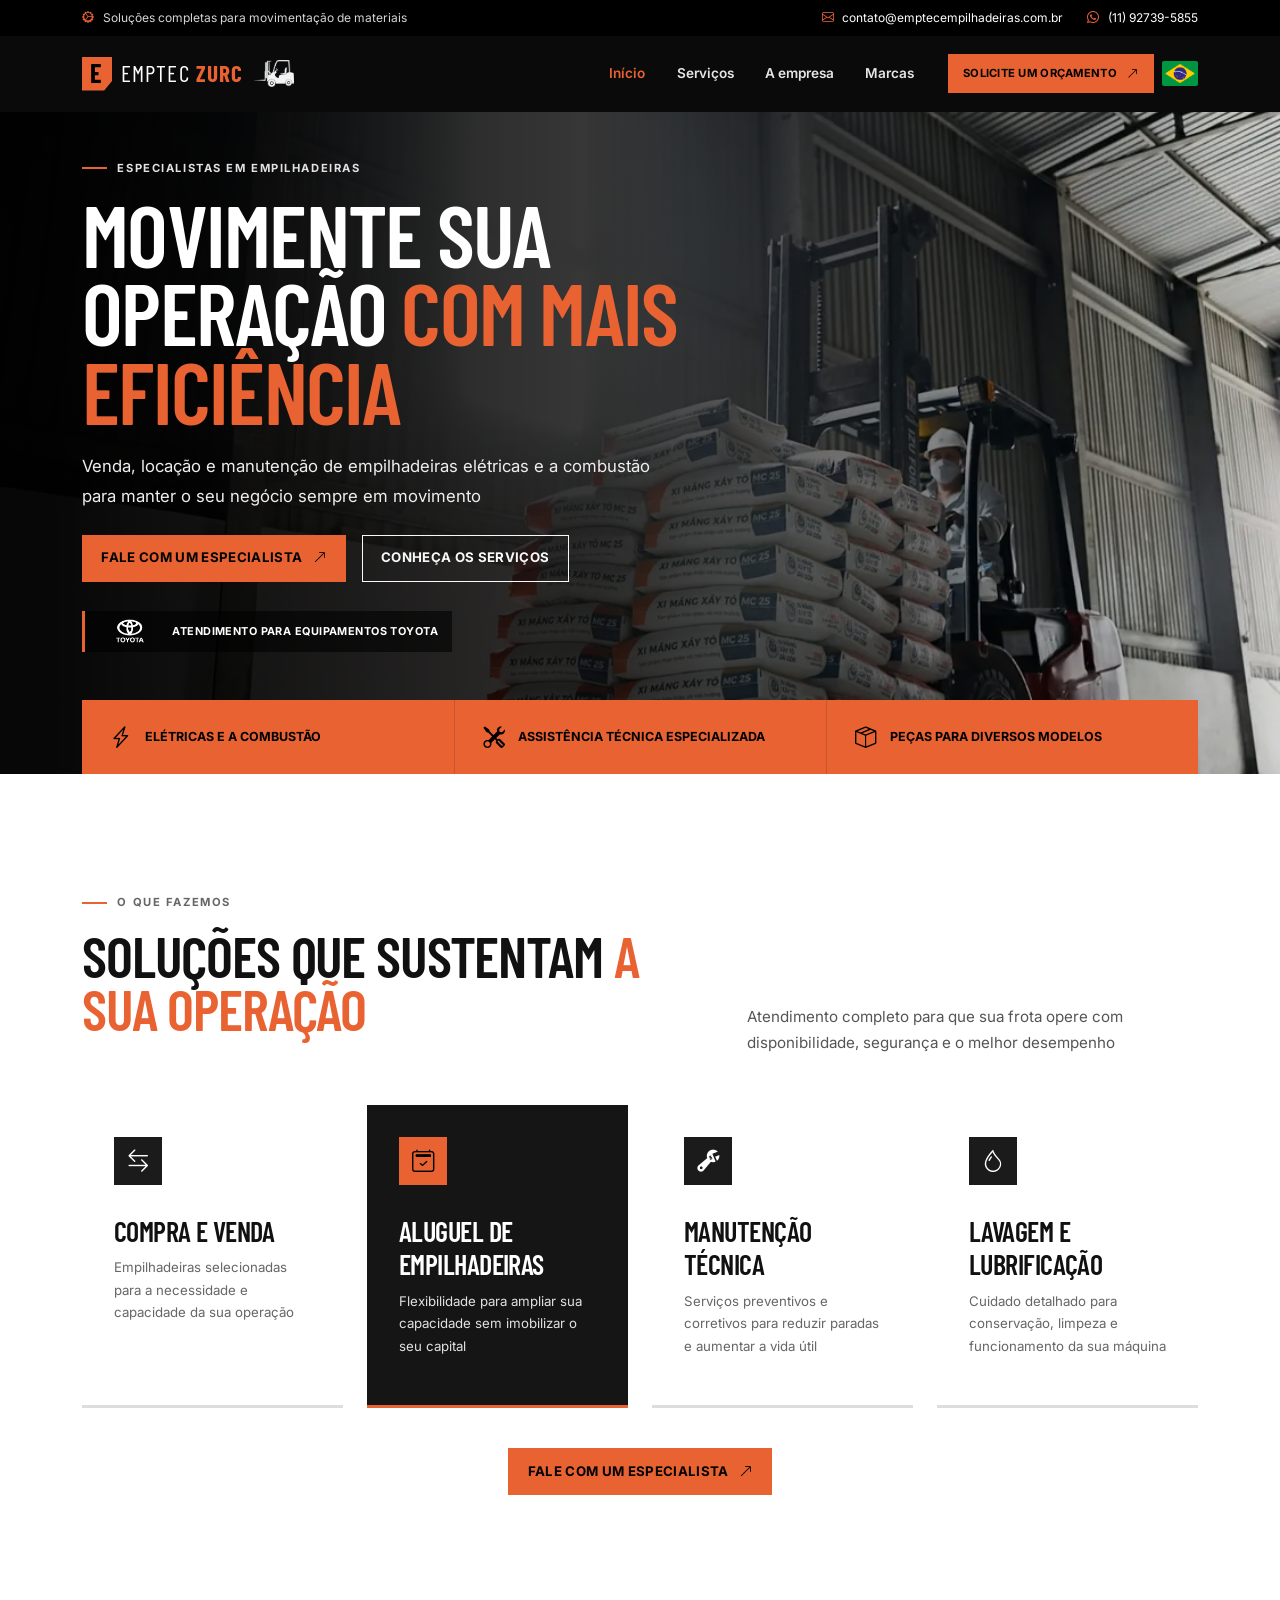
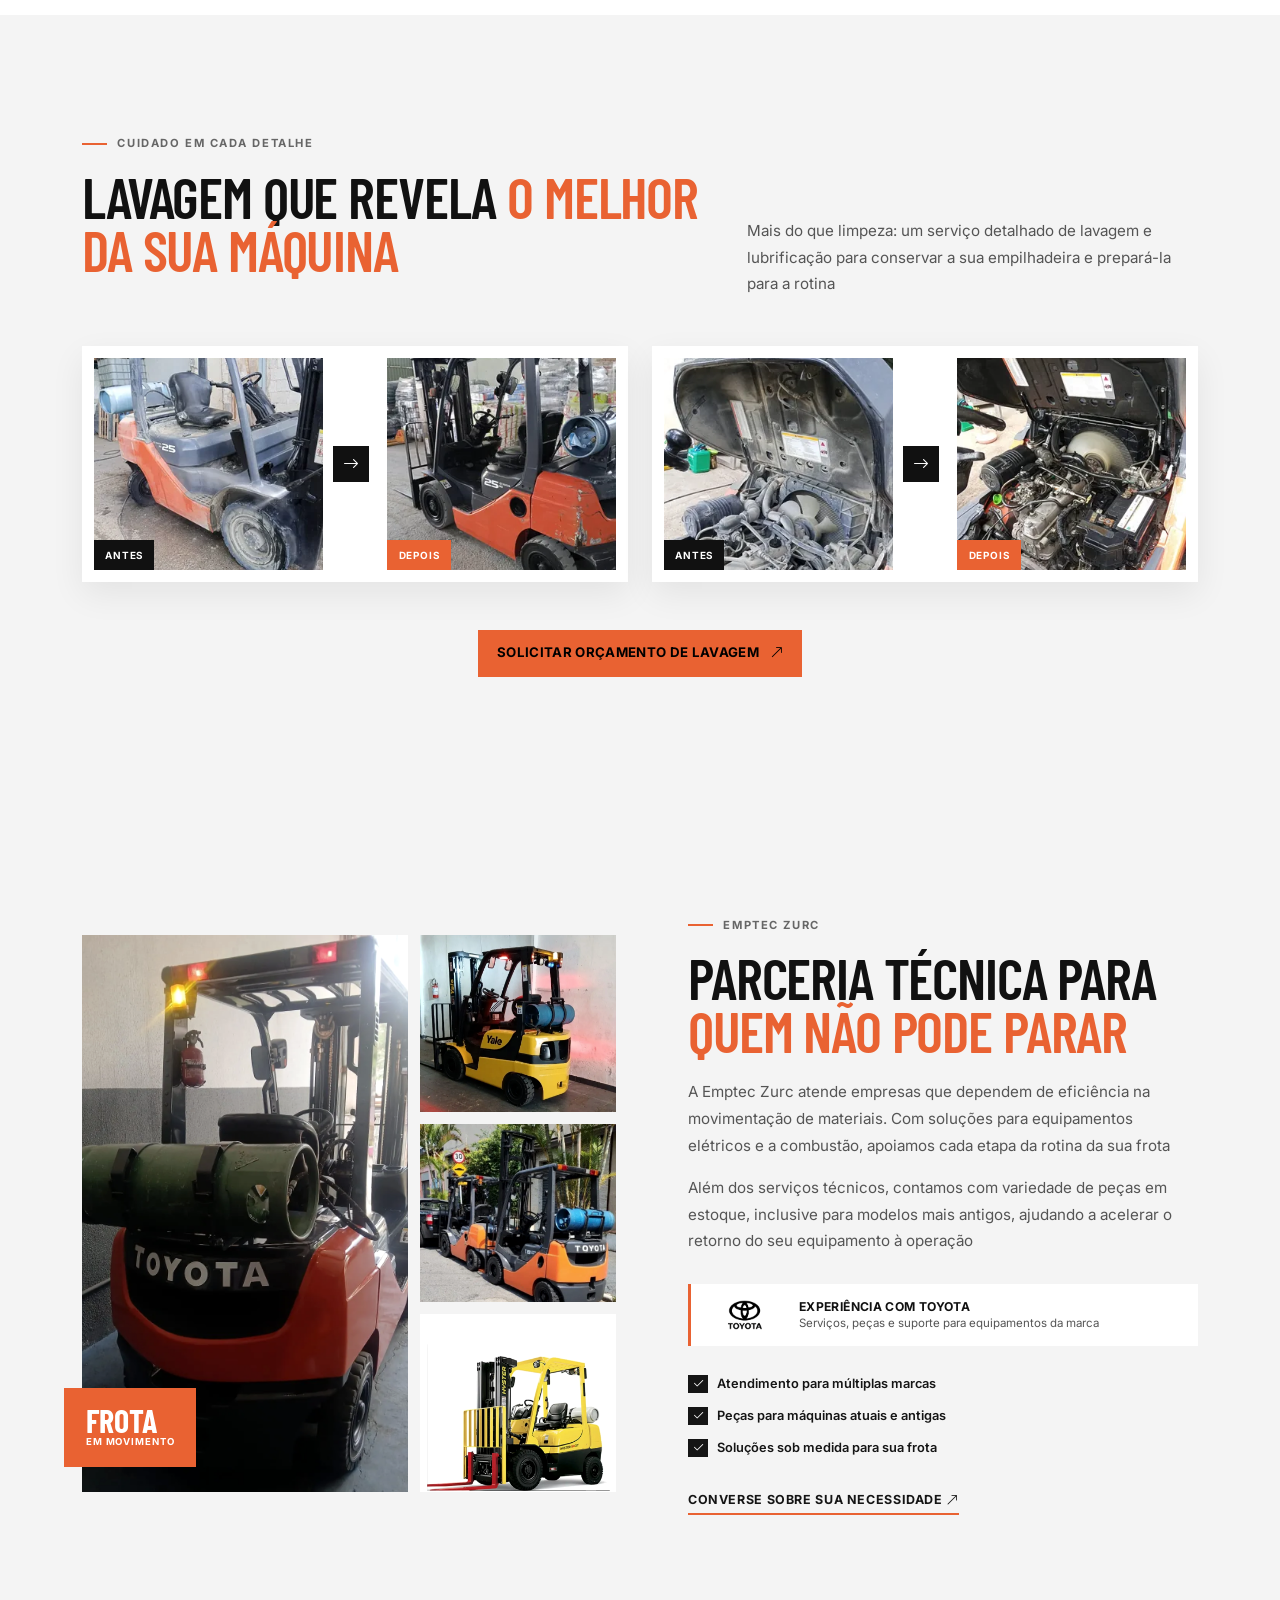
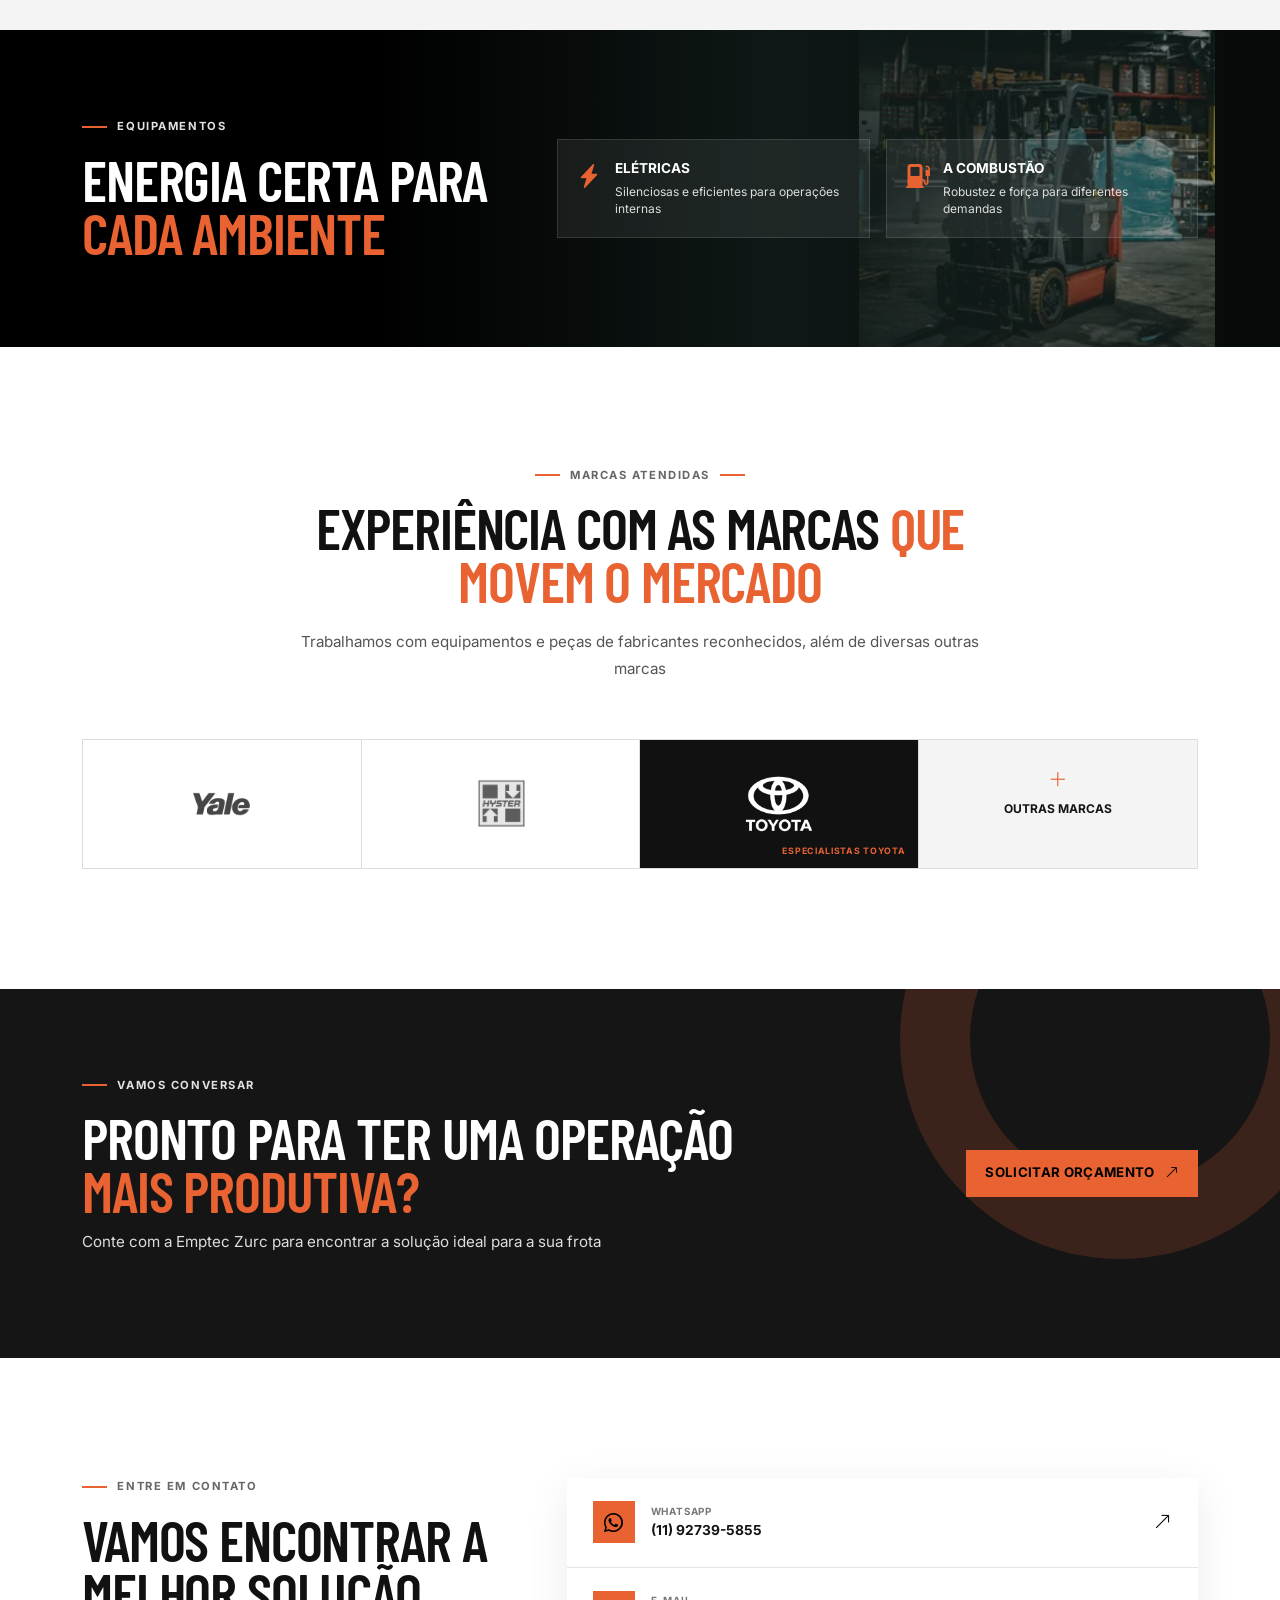
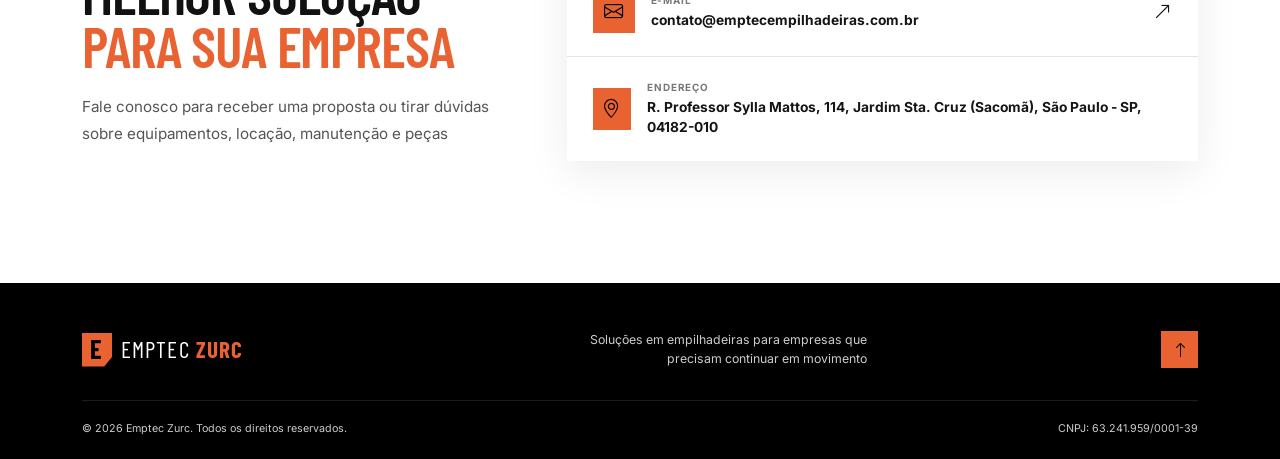
<file: index.html>
<!doctype html>
<html lang="pt-BR">
  <head>
    <meta charset="utf-8">
    <meta name="viewport" content="width=device-width,initial-scale=1">
    <meta name="description" content="Emptec Zurc: compra, venda, aluguel e manutenção de empilhadeiras elétricas e a combustão">
    <title>Emptec Zurc | Soluções em Empilhadeiras</title>
    <link rel="preconnect" href="https://fonts.googleapis.com">
    <link rel="preconnect" href="https://fonts.gstatic.com" crossorigin>
    <link href="https://fonts.googleapis.com/css2?family=Barlow+Condensed:wght@500;600;700&family=Inter:wght@400;500;600;700&display=swap" rel="stylesheet">
    <link href="https://cdn.jsdelivr.net/npm/bootstrap@5.3.3/dist/css/bootstrap.min.css" rel="stylesheet" integrity="sha384-QWTKZyjpPEjISv5WaRU9OFeRpok6YctnYmDr5pNlyT2bRjXh0JMhjY6hW+ALEwIH" crossorigin="anonymous">
    <link href="https://cdn.jsdelivr.net/npm/bootstrap-icons@1.11.3/font/bootstrap-icons.min.css" rel="stylesheet">
    <link href="style.css" rel="stylesheet">

    <!-- Dados estruturados – LocalBusiness -->
    <script type="application/ld+json">
      {
        "@context": "https://schema.org",
        "@type": "LocalBusiness",
        "name": "Emptec Zurc Empilhadeiras",
        "description": "Compra, venda, aluguel e manutenção de empilhadeiras elétricas e a combustão.",
        "url": "https://www.emptecempilhadeiras.com.br",
        "telephone": "+55-11-92739-5855",
        "email": "contato@emptecempilhadeiras.com.br",
        "address": {
          "@type": "PostalAddress",
          "streetAddress": "Rua Professor Sylla Mattos, 114, Jardim Santa Cruz (Sacomã)",
          "addressLocality": "São Paulo",
          "addressRegion": "SP",
          "postalCode": "04182-010",
          "addressCountry": "BR"
        },
        "taxID": "63.241.959/0001-39",
        "areaServed": [
          { "@type": "Country", "name": "Brasil" },
          { "@type": "State", "name": "São Paulo" },
          { "@type": "State", "name": "Rio de Janeiro" },
          { "@type": "State", "name": "Minas Gerais" },
          { "@type": "State", "name": "Paraná" },
          { "@type": "State", "name": "Santa Catarina" },
          { "@type": "State", "name": "Rio Grande do Sul" },
          { "@type": "City", "name": "São Paulo" },
          { "@type": "City", "name": "Rio de Janeiro" },
          { "@type": "City", "name": "Belo Horizonte" },
          { "@type": "City", "name": "Curitiba" },
          { "@type": "City", "name": "Campinas" },
          { "@type": "City", "name": "Guarulhos" }
        ],
        "knowsAbout": [
          "Empilhadeiras elétricas",
          "Empilhadeiras a combustão",
          "Manutenção de empilhadeiras",
          "Aluguel de empilhadeiras",
          "Compra e venda de empilhadeiras",
          "Lavagem e lubrificação de empilhadeiras"
        ],
        "hasOfferCatalog": {
          "@type": "OfferCatalog",
          "name": "Serviços Emptec Zurc",
          "itemListElement": [
            {
              "@type": "Offer",
              "itemOffered": {
                "@type": "Service",
                "name": "Compra e venda de empilhadeiras",
                "description": "Empilhadeiras selecionadas para a necessidade e capacidade da sua operação."
              }
            },
            {
              "@type": "Offer",
              "itemOffered": {
                "@type": "Service",
                "name": "Aluguel de empilhadeiras",
                "description": "Flexibilidade para ampliar sua capacidade sem imobilizar o seu capital."
              }
            },
            {
              "@type": "Offer",
              "itemOffered": {
                "@type": "Service",
                "name": "Manutenção técnica de empilhadeiras",
                "description": "Serviços preventivos e corretivos para reduzir paradas e aumentar a vida útil."
              }
            },
            {
              "@type": "Offer",
              "itemOffered": {
                "@type": "Service",
                "name": "Lavagem e lubrificação de empilhadeiras",
                "description": "Cuidado detalhado para conservação, limpeza e funcionamento da sua máquina."
              }
            }
          ]
        },
        "brand": [
          { "@type": "Brand", "name": "Toyota" },
          { "@type": "Brand", "name": "Yale" },
          { "@type": "Brand", "name": "Hyster" }
        ],
        "sameAs": []
      }
    </script>

    <!-- Dados estruturados – WebSite -->
    <script type="application/ld+json">
      {
        "@context": "https://schema.org",
        "@type": "WebSite",
        "name": "Emptec Zurc | Soluções em Empilhadeiras",
        "url": "https://www.emptecempilhadeiras.com.br",
        "description": "Emptec Zurc: compra, venda, aluguel e manutenção de empilhadeiras elétricas e a combustão.",
        "inLanguage": "pt-BR",
        "publisher": {
          "@type": "Organization",
          "name": "Emptec Zurc Empilhadeiras"
        }
      }
    </script>
  </head>
  <body>
    <div class="topbar d-none d-lg-block">
      <div class="container d-flex justify-content-between align-items-center">
        <span><i class="bi bi-gear-wide-connected"></i> Soluções completas para
          movimentação de materiais</span>
        <div class="d-flex gap-4">
          <a href="mailto:contato@emptecempilhadeiras.com.br"><i class="bi bi-envelope"></i>
            contato@emptecempilhadeiras.com.br</a>
          <a href="https://wa.me/5511927395855" target="_blank" rel="noopener"><i class="bi bi-whatsapp"></i> (11) 92739-5855</a>
        </div>
      </div>
    </div>

    <nav class="navbar navbar-expand-lg navbar-dark sticky-top" id="mainNav">
      <div class="container">
        <a class="navbar-brand" href="#inicio" aria-label="Emptec Zurc - início">
          <span class="brand-mark">E</span><span>EMPTEC <b>ZURC</b></span>
          <img class="brand-forklift" src="imagens/icone_empilhadeira.webp" alt="Empilhadeira">
        </a>
        <button class="navbar-toggler" type="button" data-bs-toggle="collapse" data-bs-target="#navbarContent" aria-controls="navbarContent" aria-expanded="false" aria-label="Abrir navegação">
          <span class="navbar-toggler-icon"></span>
        </button>
        <div class="collapse navbar-collapse" id="navbarContent">
          <ul class="navbar-nav ms-auto align-items-lg-center gap-lg-1">
            <li class="nav-item">
              <a class="nav-link active" href="#inicio">Início</a>
            </li>
            <li class="nav-item">
              <a class="nav-link" href="#servicos">Serviços</a>
            </li>
            <li class="nav-item">
              <a class="nav-link" href="#empresa">A empresa</a>
            </li>
            <li class="nav-item">
              <a class="nav-link" href="#marcas">Marcas</a>
            </li>
            <li class="nav-item ms-lg-3 d-flex align-items-center gap-2">
              <a class="btn btn-warning btn-nav" href="#contato">Solicite um orçamento <i class="bi bi-arrow-up-right"></i></a>
              <img class="header-flag" src="imagens/bandeira_brasil_res.webp" alt="Bandeira do Brasil">
            </li>
          </ul>
        </div>
      </div>
    </nav>

    <main>
      <section class="hero" id="inicio">
        <div class="hero-overlay"></div>
        <div class="container position-relative">
          <div class="row align-items-center min-vh-hero">
            <div class="col-lg-7">
              <p class="eyebrow light">
                <span></span> Especialistas em empilhadeiras
              </p>
              <h1>Movimente sua operação <em>com mais eficiência</em></h1>
              <p class="hero-text">
                Venda, locação e manutenção de empilhadeiras elétricas e a
                combustão para manter o seu negócio sempre em movimento
              </p>
              <div class="d-flex flex-wrap gap-3 mt-4">
                <a class="btn btn-warning btn-lg" href="https://wa.me/5511927395855?text=Ol%C3%A1%2C%20gostaria%20de%20solicitar%20um%20or%C3%A7amento." target="_blank" rel="noopener">Fale com um especialista <i class="bi bi-arrow-up-right"></i></a>
                <a class="btn btn-outline-light btn-lg" href="#servicos">Conheça os serviços</a>
              </div>
              <div class="toyota-badge">
                <img src="imagens/toyota_logo_res.webp" alt="Toyota">
                <span>Atendimento para equipamentos Toyota</span>
              </div>
            </div>
          </div>
        </div>
        <div class="hero-stats container position-relative">
          <div class="row g-0">
            <div class="col-md-4 stat">
              <i class="bi bi-lightning-charge"></i><span>Elétricas e a combustão</span>
            </div>
            <div class="col-md-4 stat">
              <i class="bi bi-tools"></i><span>Assistência técnica especializada</span>
            </div>
            <div class="col-md-4 stat">
              <i class="bi bi-box-seam"></i><span>Peças para diversos modelos</span>
            </div>
          </div>
        </div>
      </section>

      <section class="section services" id="servicos">
        <div class="container">
          <div class="row align-items-end mb-5">
            <div class="col-lg-7">
              <p class="eyebrow"><span></span> O que fazemos</p>
              <h2>Soluções que sustentam <em>a sua operação</em></h2>
            </div>
            <div class="col-lg-5">
              <p class="section-intro mb-0">
                Atendimento completo para que sua frota opere com
                disponibilidade, segurança e o melhor desempenho
              </p>
            </div>
          </div>
          <div class="row g-4">
            <div class="col-md-6 col-xl-3">
              <article class="service-card">
                <div class="icon-wrap">
                  <i class="bi bi-arrow-left-right"></i>
                </div>
                <h3>Compra e venda</h3>
                <p>
                  Empilhadeiras selecionadas para a necessidade e capacidade da
                  sua operação
                </p>
              </article>
            </div>
            <div class="col-md-6 col-xl-3">
              <article class="service-card featured">
                <div class="icon-wrap">
                  <i class="bi bi-calendar2-check"></i>
                </div>
                <h3>Aluguel de empilhadeiras</h3>
                <p>
                  Flexibilidade para ampliar sua capacidade sem imobilizar o seu
                  capital
                </p>
              </article>
            </div>
            <div class="col-md-6 col-xl-3">
              <article class="service-card">
                <div class="icon-wrap">
                  <i class="bi bi-wrench-adjustable"></i>
                </div>
                <h3>Manutenção técnica</h3>
                <p>
                  Serviços preventivos e corretivos para reduzir paradas e
                  aumentar a vida útil
                </p>
              </article>
            </div>
            <div class="col-md-6 col-xl-3">
              <article class="service-card">
                <div class="icon-wrap"><i class="bi bi-droplet"></i></div>
                <h3>Lavagem e lubrificação</h3>
                <p>
                  Cuidado detalhado para conservação, limpeza e funcionamento da
                  sua máquina
                </p>
              </article>
            </div>
          </div>
          <div class="text-center services-cta">
            <a class="btn btn-warning" href="https://wa.me/5511927395855?text=Ol%C3%A1%2C%20gostaria%20de%20falar%20com%20um%20especialista%20da%20Emptec%20Zurc." target="_blank" rel="noopener">Fale com um especialista <i class="bi bi-arrow-up-right"></i></a>
          </div>
        </div>
      </section>

      <section class="wash-showcase section" id="lavagem">
        <div class="container">
          <div class="row align-items-end mb-5">
            <div class="col-lg-7">
              <p class="eyebrow"><span></span> Cuidado em cada detalhe</p>
              <h2>Lavagem que revela <em>o melhor da sua máquina</em></h2>
            </div>
            <div class="col-lg-5">
              <p class="section-intro mb-0">
                Mais do que limpeza: um serviço detalhado de lavagem e
                lubrificação para conservar a sua empilhadeira e prepará-la para
                a rotina
              </p>
            </div>
          </div>
          <div class="wash-comparisons">
            <article class="wash-comparison">
              <div class="wash-image before">
                <img src="imagens/lavagem_1_antes_res.webp" alt="Empilhadeira antes da lavagem detalhada, exemplo 1"><span>Antes</span>
              </div>
              <div class="wash-arrow"><i class="bi bi-arrow-right"></i></div>
              <div class="wash-image after">
                <img src="imagens/lavagem_1_depois_res.webp" alt="Empilhadeira após a lavagem detalhada, exemplo 1"><span>Depois</span>
              </div>
            </article>
            <article class="wash-comparison">
              <div class="wash-image before">
                <img src="imagens/lavagem_2_antes_res.webp" alt="Empilhadeira antes da lavagem detalhada, exemplo 2"><span>Antes</span>
              </div>
              <div class="wash-arrow"><i class="bi bi-arrow-right"></i></div>
              <div class="wash-image after">
                <img src="imagens/lavagem_2_depois_res.webp" alt="Empilhadeira após a lavagem detalhada, exemplo 2"><span>Depois</span>
              </div>
            </article>
          </div>
          <div class="text-center mt-5">
            <a class="btn btn-warning" href="https://wa.me/5511927395855?text=Ol%C3%A1%2C%20gostaria%20de%20solicitar%20um%20or%C3%A7amento%20para%20lavagem%20e%20lubrifica%C3%A7%C3%A3o%20de%20empilhadeira." target="_blank" rel="noopener">Solicitar orçamento de lavagem
              <i class="bi bi-arrow-up-right"></i></a>
          </div>
        </div>
      </section>

      <section class="section about" id="empresa">
        <div class="container">
          <div class="row align-items-center g-5">
            <div class="col-lg-6">
              <div class="fleet-gallery">
                <img class="fleet-photo fleet-photo-main" src="imagens/empilhadeira_5_res.webp" alt="Empilhadeira Toyota atendida pela Emptec Zurc">
                <img class="fleet-photo fleet-photo-top" src="imagens/empilhadeira_6_res.webp" alt="Empilhadeira em operação">
                <img class="fleet-photo fleet-photo-middle" src="imagens/empilhadeira_7_res.webp" alt="Empilhadeira disponível para manutenção">
                <img class="fleet-photo fleet-photo-bottom" src="imagens/empilhadeira_8_res.webp" alt="Empilhadeira preparada para operação">
                <div class="gallery-label">
                  <strong>Frota</strong><span>em movimento</span>
                </div>
              </div>
            </div>
            <div class="col-lg-6 ps-lg-5">
              <p class="eyebrow"><span></span> Emptec Zurc</p>
              <h2>Parceria técnica para <em>quem não pode parar</em></h2>
              <p class="body-copy">
                A Emptec Zurc atende empresas que dependem de eficiência na
                movimentação de materiais. Com soluções para equipamentos
                elétricos e a combustão, apoiamos cada etapa da rotina da sua
                frota
              </p>
              <p class="body-copy">
                Além dos serviços técnicos, contamos com variedade de peças em
                estoque, inclusive para modelos mais antigos, ajudando a
                acelerar o retorno do seu equipamento à operação
              </p>
              <div class="toyota-service">
                <img src="imagens/toyota_logo_res.webp" alt="Toyota">
                <span><b>Experiência com Toyota</b>Serviços, peças e suporte para
                  equipamentos da marca</span>
              </div>
              <div class="check-list">
                <div>
                  <i class="bi bi-check2"></i> Atendimento para múltiplas marcas
                </div>
                <div>
                  <i class="bi bi-check2"></i> Peças para máquinas atuais e
                  antigas
                </div>
                <div>
                  <i class="bi bi-check2"></i> Soluções sob medida para sua
                  frota
                </div>
              </div>
              <a class="text-link" href="#contato">Converse sobre sua necessidade
                <i class="bi bi-arrow-up-right"></i></a>
            </div>
          </div>
        </div>
      </section>

      <section class="equipment-strip">
        <div class="container">
          <div class="row align-items-center g-4">
            <div class="col-lg-5">
              <p class="eyebrow light"><span></span> Equipamentos</p>
              <h2>Energia certa para <em>cada ambiente</em></h2>
            </div>
            <div class="col-lg-7">
              <div class="equipment-options">
                <div>
                  <i class="bi bi-lightning-charge-fill"></i><span><b>Elétricas</b>Silenciosas e eficientes para operações
                    internas</span>
                </div>
                <div>
                  <i class="bi bi-fuel-pump-fill"></i><span><b>A combustão</b>Robustez e força para diferentes
                    demandas</span>
                </div>
              </div>
            </div>
          </div>
        </div>
      </section>

      <section class="section brands" id="marcas">
        <div class="container">
          <div class="text-center mx-auto section-heading">
            <p class="eyebrow justify-content-center">
              <span></span> Marcas atendidas <span></span>
            </p>
            <h2>Experiência com as marcas <em>que movem o mercado</em></h2>
            <p class="section-intro">
              Trabalhamos com equipamentos e peças de fabricantes reconhecidos,
              além de diversas outras marcas
            </p>
          </div>
          <div class="brand-grid">
            <div class="brand-logo">
              <img src="imagens/yale_logo_res.webp" alt="Yale">
            </div>
            <div class="brand-logo">
              <img src="imagens/hyster_logo_res.webp" alt="Hyster">
            </div>
            <div class="brand-logo toyota-brand">
              <img src="imagens/toyota_logo_res.webp" alt="Toyota">
              <span>Especialistas Toyota</span>
            </div>
            <div class="brand-other">
              <i class="bi bi-plus-lg"></i><span>Outras marcas</span>
            </div>
          </div>
        </div>
      </section>

      <section class="cta-section">
        <div class="cta-pattern"></div>
        <div class="container position-relative">
          <div class="row align-items-center">
            <div class="col-lg-8">
              <p class="eyebrow light"><span></span> Vamos conversar</p>
              <h2>Pronto para ter uma operação <em>mais produtiva?</em></h2>
              <p>
                Conte com a Emptec Zurc para encontrar a solução ideal para a
                sua frota
              </p>
            </div>
            <div class="col-lg-4 text-lg-end mt-4 mt-lg-0">
              <a class="btn btn-warning btn-lg" href="https://wa.me/5511927395855?text=Ol%C3%A1%2C%20gostaria%20de%20solicitar%20um%20or%C3%A7amento." target="_blank" rel="noopener">Solicitar orçamento <i class="bi bi-arrow-up-right"></i></a>
            </div>
          </div>
        </div>
      </section>

      <section class="contact section" id="contato">
        <div class="container">
          <div class="row g-5">
            <div class="col-lg-5">
              <p class="eyebrow"><span></span> Entre em contato</p>
              <h2>
                Vamos encontrar a melhor solução <em>para sua empresa</em>
              </h2>
              <p class="body-copy">
                Fale conosco para receber uma proposta ou tirar dúvidas sobre
                equipamentos, locação, manutenção e peças
              </p>
            </div>
            <div class="col-lg-7">
              <div class="contact-card">
                <a href="https://wa.me/5511927395855" target="_blank" rel="noopener"><i class="bi bi-whatsapp"></i><span><small>WhatsApp</small><b>(11) 92739-5855</b></span><i class="bi bi-arrow-up-right arrow"></i></a><a href="mailto:contato@emptecempilhadeiras.com.br"><i class="bi bi-envelope"></i><span><small>E-mail</small><b>contato@emptecempilhadeiras.com.br</b></span><i class="bi bi-arrow-up-right arrow"></i></a>
                <div class="contact-address">
                  <i class="bi bi-geo-alt"></i><span><small>Endereço</small><b>R. Professor Sylla Mattos, 114, Jardim Sta. Cruz
                      (Sacomã), São Paulo - SP, 04182-010</b></span>
                </div>
              </div>
            </div>
          </div>
        </div>
      </section>
    </main>

    <footer>
      <div class="container">
        <div class="footer-main">
          <a class="navbar-brand" href="#inicio"><span class="brand-mark">E</span><span>EMPTEC <b>ZURC</b></span></a>
          <p>
            Soluções em empilhadeiras para empresas que precisam continuar em
            movimento
          </p>
          <a href="#inicio" class="back-top" aria-label="Voltar ao topo"><i class="bi bi-arrow-up"></i></a>
        </div>
        <div class="footer-bottom">
          <span>© <span id="year"></span> Emptec Zurc. Todos os direitos
            reservados.</span><span>CNPJ: 63.241.959/0001-39</span>
        </div>
      </div>
    </footer>

    <script src="https://cdn.jsdelivr.net/npm/bootstrap@5.3.3/dist/js/bootstrap.bundle.min.js" integrity="sha384-YvpcrYf0tY3lHB60NNkmXc5s9fDVZLESaAA55NDzOxhy9GkcIdslK1eN7N6jIeHz" crossorigin="anonymous"></script>
    <script src="script.js"></script>
  </body>
</html>
</file>
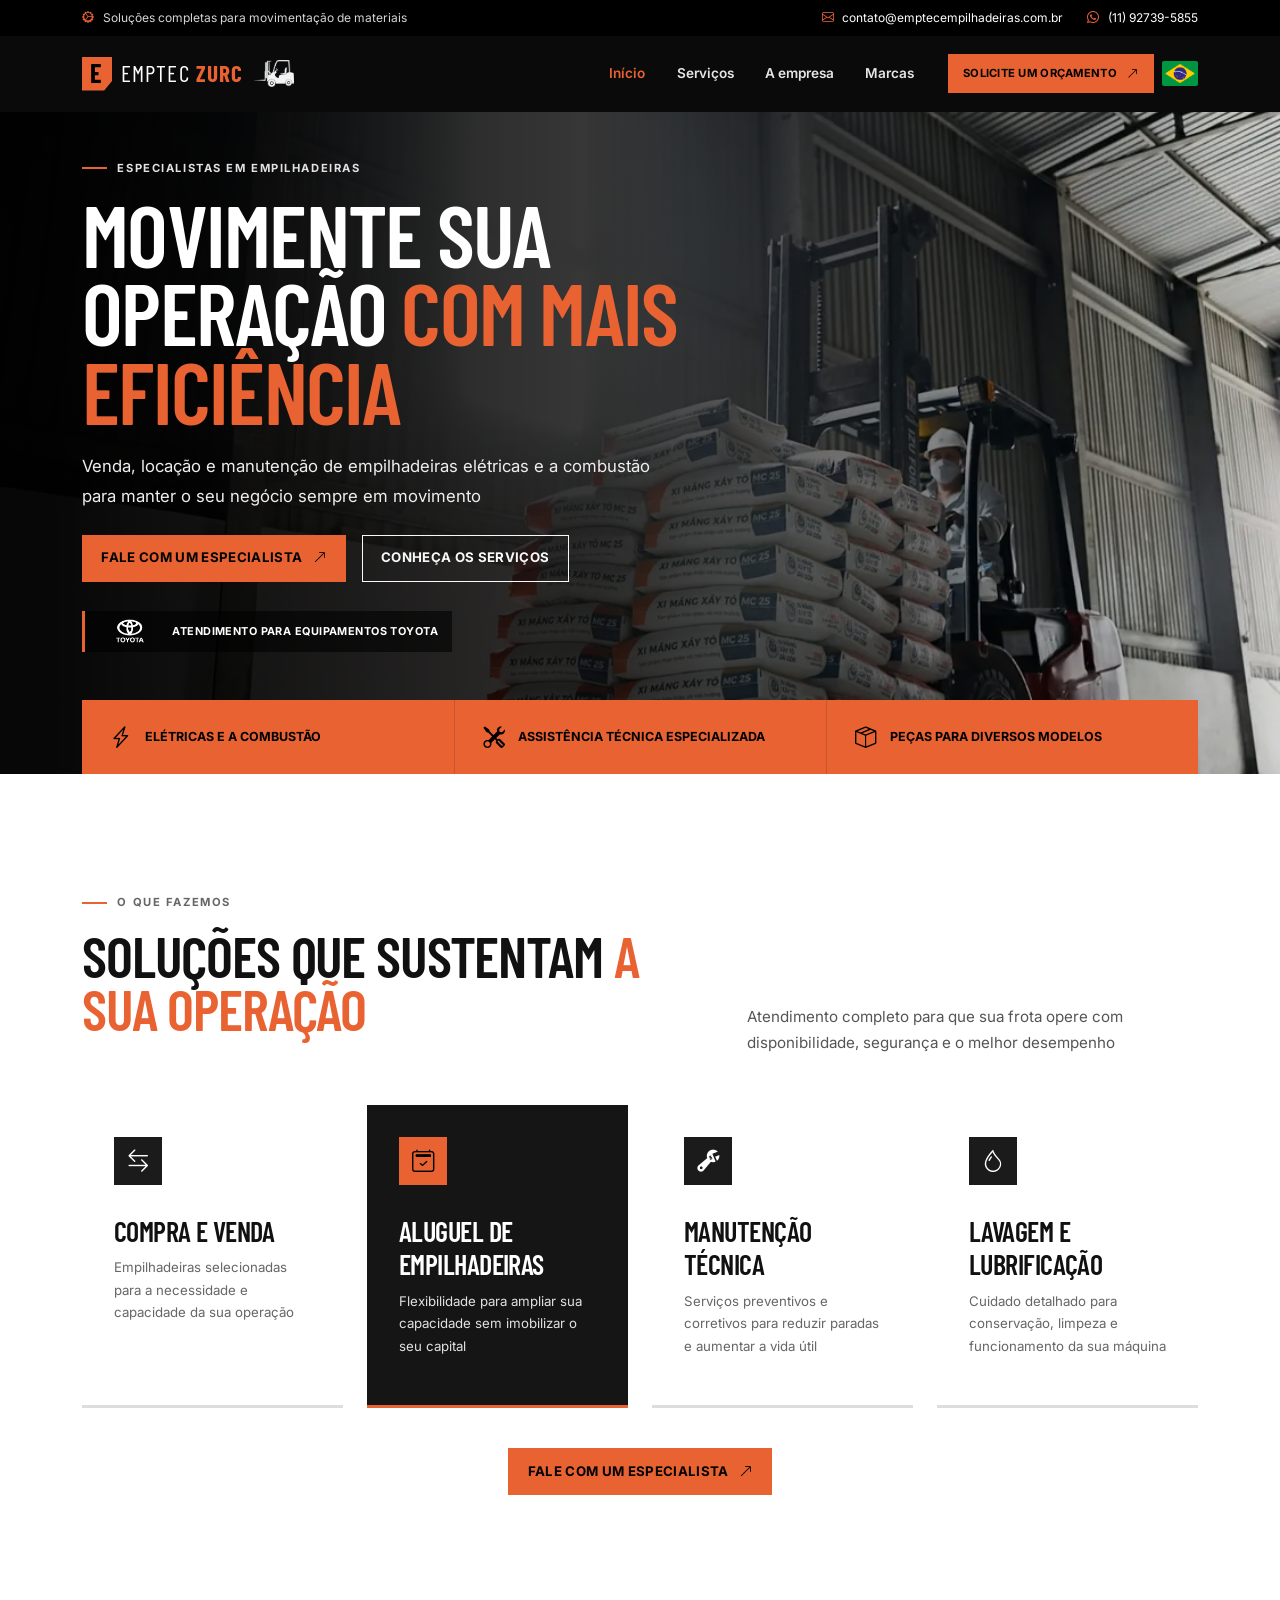
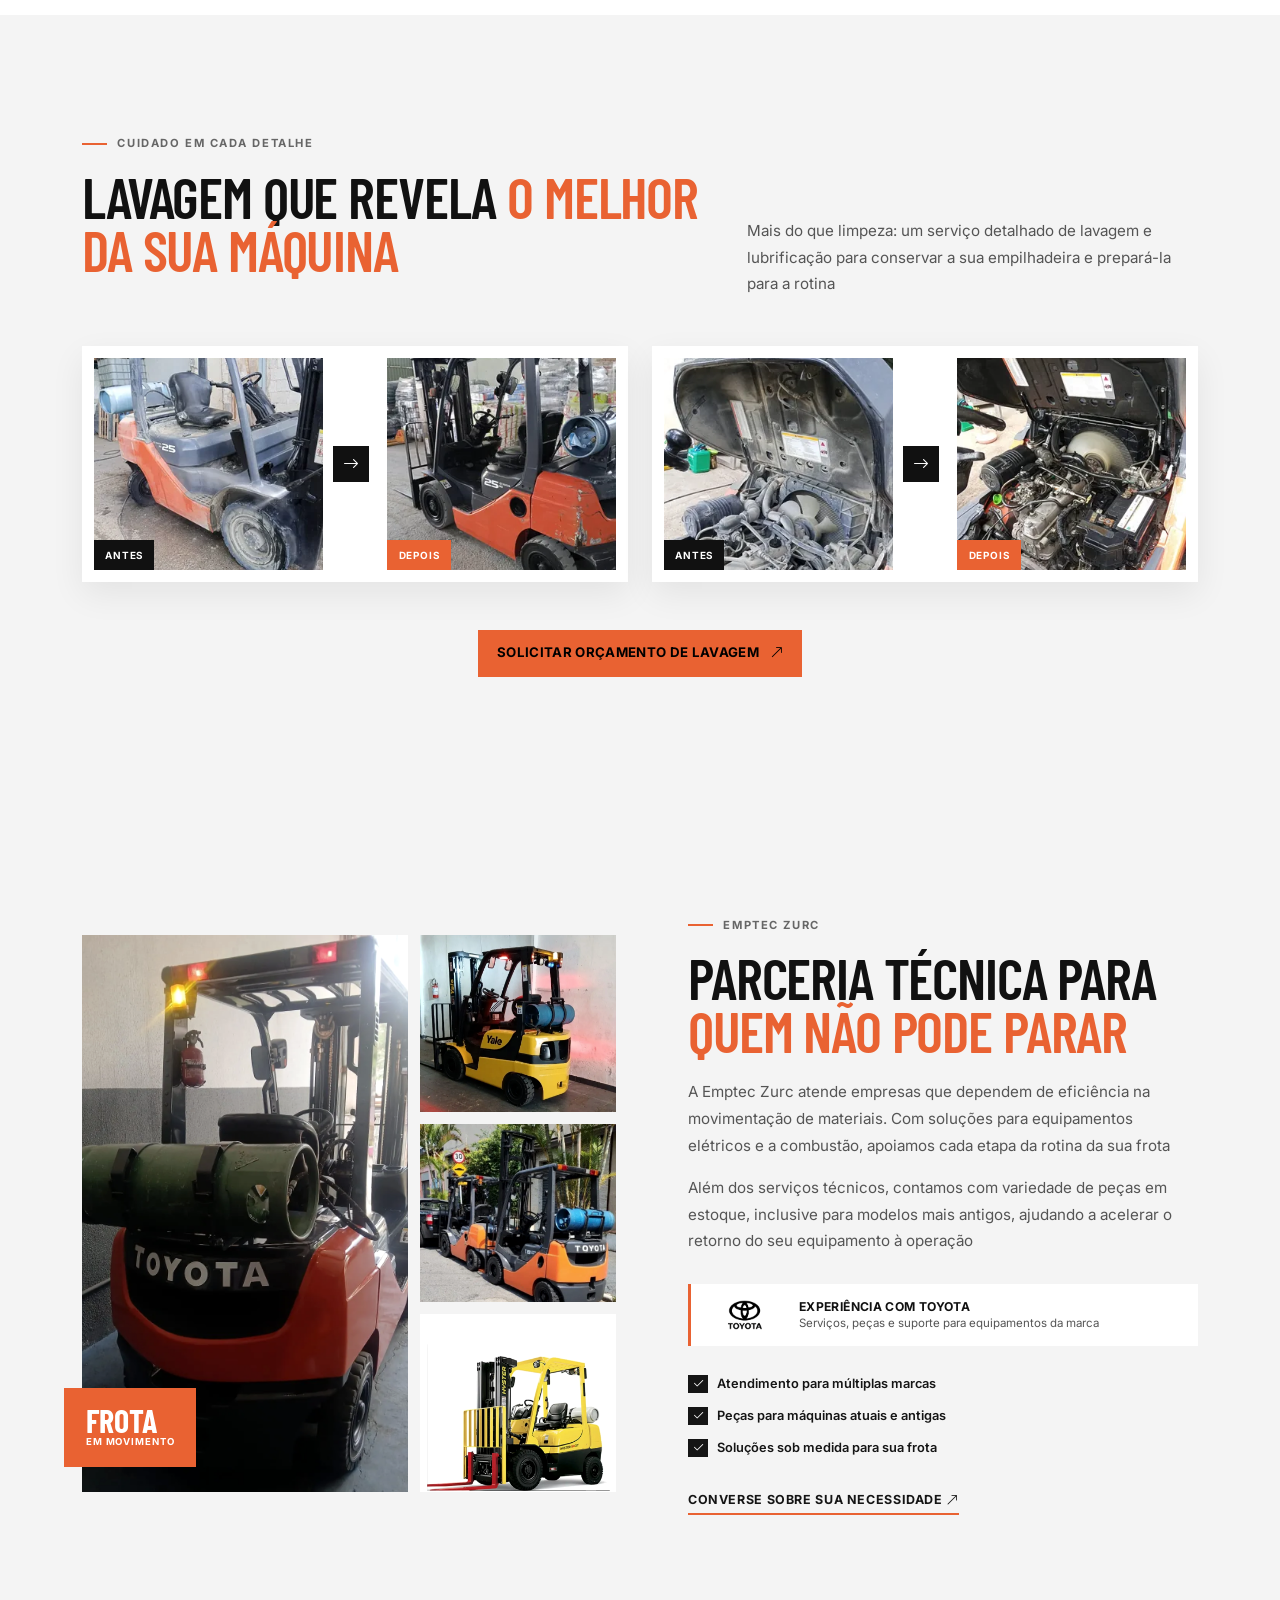
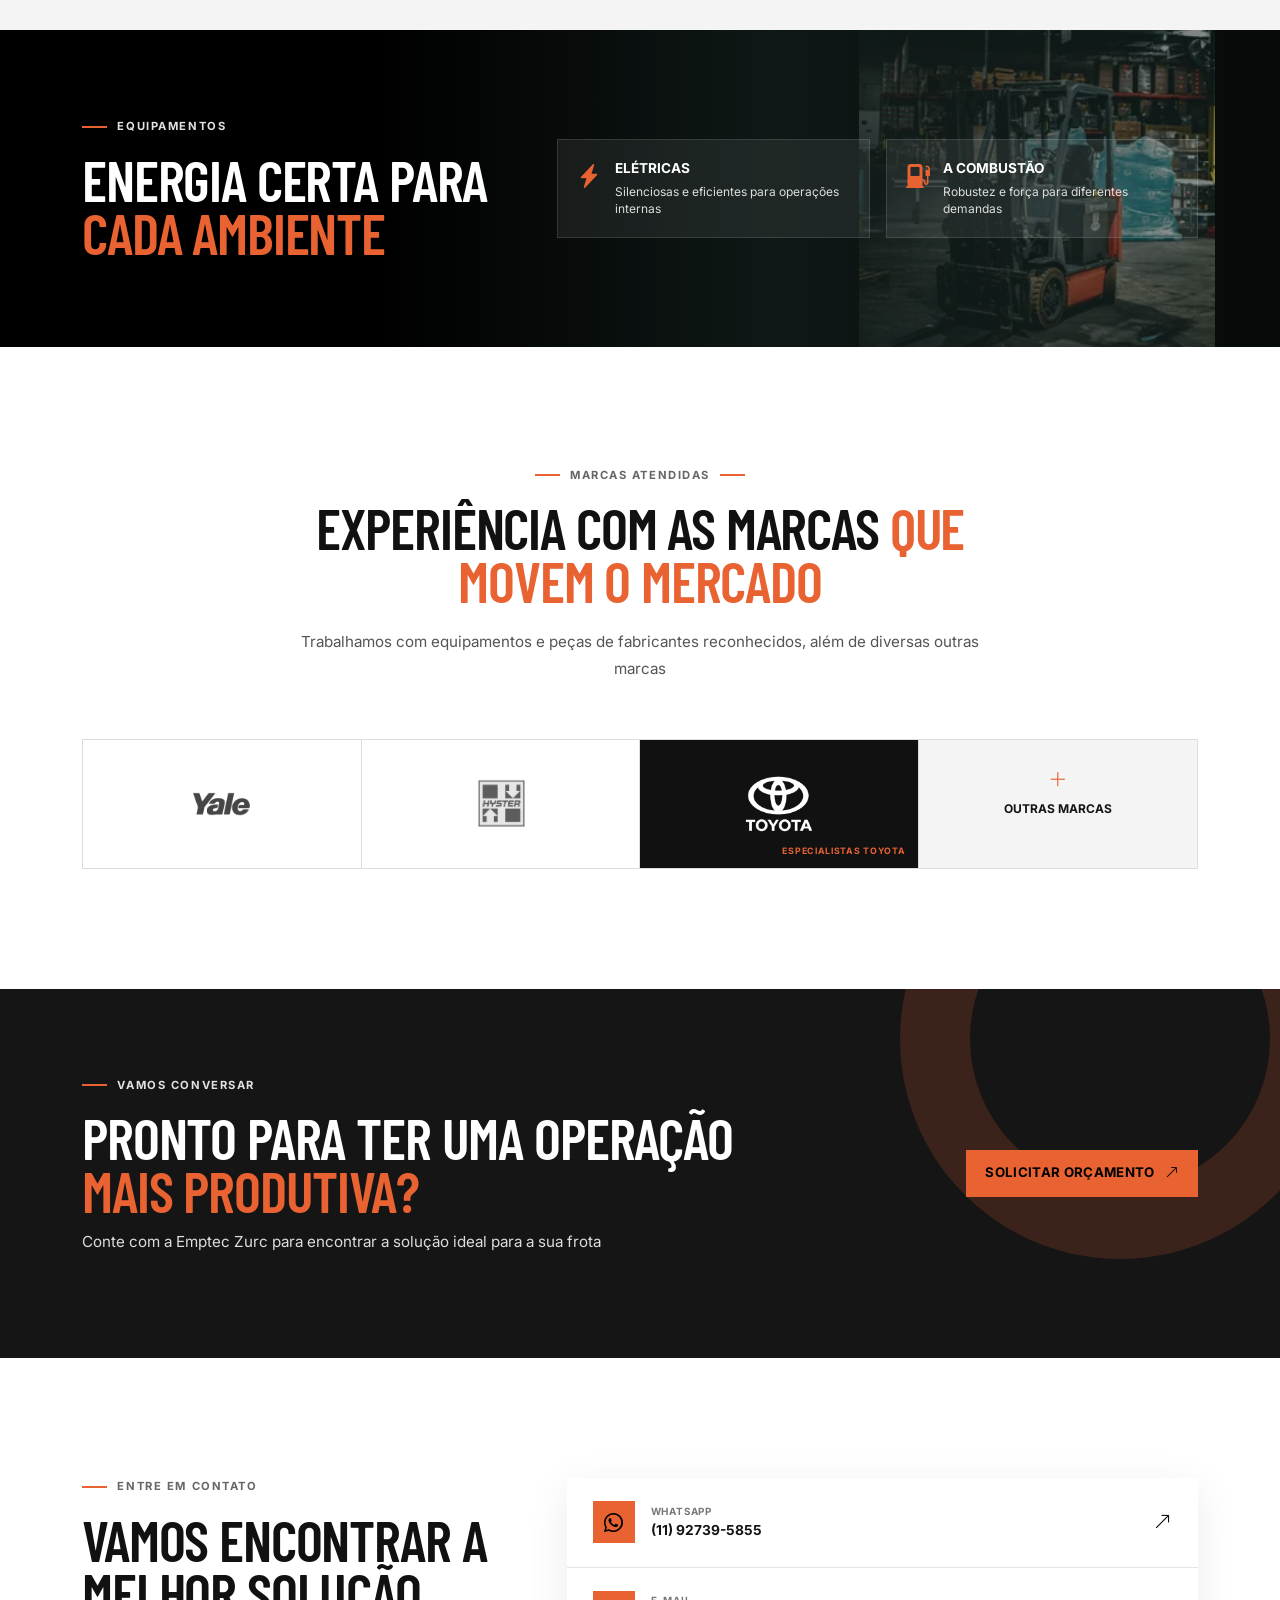
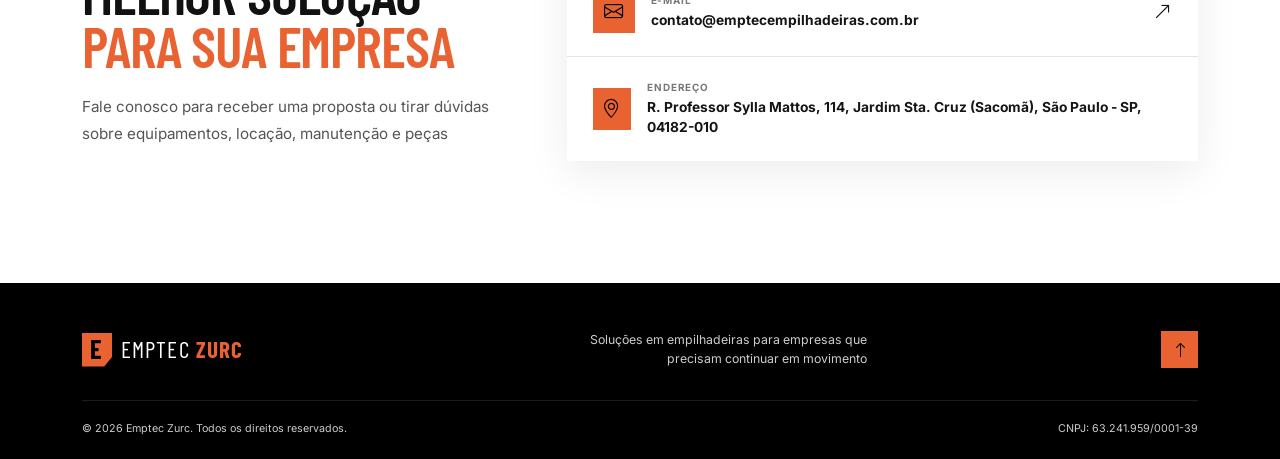
<file: index-pretty.html>
<!doctype html>
<html lang="pt-BR">
  <head>
    <meta charset="utf-8" />
    <meta name="viewport" content="width=device-width, initial-scale=1" />
    <meta
      name="description"
      content="Emptec Zurc: compra, venda, aluguel e manutenção de empilhadeiras elétricas e a combustão"
    />
    <title>Emptec Zurc | Soluções em Empilhadeiras</title>
    <link rel="preconnect" href="https://fonts.googleapis.com" />
    <link rel="preconnect" href="https://fonts.gstatic.com" crossorigin />
    <link
      href="https://fonts.googleapis.com/css2?family=Barlow+Condensed:wght@500;600;700&family=Inter:wght@400;500;600;700&display=swap"
      rel="stylesheet"
    />
    <link
      href="https://cdn.jsdelivr.net/npm/bootstrap@5.3.3/dist/css/bootstrap.min.css"
      rel="stylesheet"
      integrity="sha384-QWTKZyjpPEjISv5WaRU9OFeRpok6YctnYmDr5pNlyT2bRjXh0JMhjY6hW+ALEwIH"
      crossorigin="anonymous"
    />
    <link
      href="https://cdn.jsdelivr.net/npm/bootstrap-icons@1.11.3/font/bootstrap-icons.min.css"
      rel="stylesheet"
    />
    <link href="style.css" rel="stylesheet" />

    <!-- Dados estruturados – LocalBusiness -->
    <script type="application/ld+json">
      {
        "@context": "https://schema.org",
        "@type": "LocalBusiness",
        "name": "Emptec Zurc Empilhadeiras",
        "description": "Compra, venda, aluguel e manutenção de empilhadeiras elétricas e a combustão.",
        "url": "https://www.emptecempilhadeiras.com.br",
        "telephone": "+55-11-92739-5855",
        "email": "contato@emptecempilhadeiras.com.br",
        "address": {
          "@type": "PostalAddress",
          "streetAddress": "Rua Professor Sylla Mattos, 114, Jardim Santa Cruz (Sacomã)",
          "addressLocality": "São Paulo",
          "addressRegion": "SP",
          "postalCode": "04182-010",
          "addressCountry": "BR"
        },
        "taxID": "63.241.959/0001-39",
        "areaServed": [
          { "@type": "Country", "name": "Brasil" },
          { "@type": "State", "name": "São Paulo" },
          { "@type": "State", "name": "Rio de Janeiro" },
          { "@type": "State", "name": "Minas Gerais" },
          { "@type": "State", "name": "Paraná" },
          { "@type": "State", "name": "Santa Catarina" },
          { "@type": "State", "name": "Rio Grande do Sul" },
          { "@type": "City", "name": "São Paulo" },
          { "@type": "City", "name": "Rio de Janeiro" },
          { "@type": "City", "name": "Belo Horizonte" },
          { "@type": "City", "name": "Curitiba" },
          { "@type": "City", "name": "Campinas" },
          { "@type": "City", "name": "Guarulhos" }
        ],
        "knowsAbout": [
          "Empilhadeiras elétricas",
          "Empilhadeiras a combustão",
          "Manutenção de empilhadeiras",
          "Aluguel de empilhadeiras",
          "Compra e venda de empilhadeiras",
          "Lavagem e lubrificação de empilhadeiras"
        ],
        "hasOfferCatalog": {
          "@type": "OfferCatalog",
          "name": "Serviços Emptec Zurc",
          "itemListElement": [
            {
              "@type": "Offer",
              "itemOffered": {
                "@type": "Service",
                "name": "Compra e venda de empilhadeiras",
                "description": "Empilhadeiras selecionadas para a necessidade e capacidade da sua operação."
              }
            },
            {
              "@type": "Offer",
              "itemOffered": {
                "@type": "Service",
                "name": "Aluguel de empilhadeiras",
                "description": "Flexibilidade para ampliar sua capacidade sem imobilizar o seu capital."
              }
            },
            {
              "@type": "Offer",
              "itemOffered": {
                "@type": "Service",
                "name": "Manutenção técnica de empilhadeiras",
                "description": "Serviços preventivos e corretivos para reduzir paradas e aumentar a vida útil."
              }
            },
            {
              "@type": "Offer",
              "itemOffered": {
                "@type": "Service",
                "name": "Lavagem e lubrificação de empilhadeiras",
                "description": "Cuidado detalhado para conservação, limpeza e funcionamento da sua máquina."
              }
            }
          ]
        },
        "brand": [
          { "@type": "Brand", "name": "Toyota" },
          { "@type": "Brand", "name": "Yale" },
          { "@type": "Brand", "name": "Hyster" }
        ],
        "sameAs": []
      }
    </script>

    <!-- Dados estruturados – WebSite -->
    <script type="application/ld+json">
      {
        "@context": "https://schema.org",
        "@type": "WebSite",
        "name": "Emptec Zurc | Soluções em Empilhadeiras",
        "url": "https://www.emptecempilhadeiras.com.br",
        "description": "Emptec Zurc: compra, venda, aluguel e manutenção de empilhadeiras elétricas e a combustão.",
        "inLanguage": "pt-BR",
        "publisher": {
          "@type": "Organization",
          "name": "Emptec Zurc Empilhadeiras"
        }
      }
    </script>
  </head>
  <body>
    <div class="topbar d-none d-lg-block">
      <div class="container d-flex justify-content-between align-items-center">
        <span
          ><i class="bi bi-gear-wide-connected"></i> Soluções completas para
          movimentação de materiais</span
        >
        <div class="d-flex gap-4">
          <a href="mailto:contato@emptecempilhadeiras.com.br"
            ><i class="bi bi-envelope"></i>
            contato@emptecempilhadeiras.com.br</a
          >
          <a href="https://wa.me/5511927395855" target="_blank" rel="noopener"
            ><i class="bi bi-whatsapp"></i> (11) 92739-5855</a
          >
        </div>
      </div>
    </div>

    <nav class="navbar navbar-expand-lg navbar-dark sticky-top" id="mainNav">
      <div class="container">
        <a
          class="navbar-brand"
          href="#inicio"
          aria-label="Emptec Zurc - início"
        >
          <span class="brand-mark">E</span><span>EMPTEC <b>ZURC</b></span>
          <img
            class="brand-forklift"
            src="imagens/icone_empilhadeira.webp"
            alt="Empilhadeira"
          />
        </a>
        <button
          class="navbar-toggler"
          type="button"
          data-bs-toggle="collapse"
          data-bs-target="#navbarContent"
          aria-controls="navbarContent"
          aria-expanded="false"
          aria-label="Abrir navegação"
        >
          <span class="navbar-toggler-icon"></span>
        </button>
        <div class="collapse navbar-collapse" id="navbarContent">
          <ul class="navbar-nav ms-auto align-items-lg-center gap-lg-1">
            <li class="nav-item">
              <a class="nav-link active" href="#inicio">Início</a>
            </li>
            <li class="nav-item">
              <a class="nav-link" href="#servicos">Serviços</a>
            </li>
            <li class="nav-item">
              <a class="nav-link" href="#empresa">A empresa</a>
            </li>
            <li class="nav-item">
              <a class="nav-link" href="#marcas">Marcas</a>
            </li>
            <li class="nav-item ms-lg-3 d-flex align-items-center gap-2">
              <a class="btn btn-warning btn-nav" href="#contato"
                >Solicite um orçamento <i class="bi bi-arrow-up-right"></i
              ></a>
              <img
                class="header-flag"
                src="imagens/bandeira_brasil_res.webp"
                alt="Bandeira do Brasil"
              />
            </li>
          </ul>
        </div>
      </div>
    </nav>

    <main>
      <section class="hero" id="inicio">
        <div class="hero-overlay"></div>
        <div class="container position-relative">
          <div class="row align-items-center min-vh-hero">
            <div class="col-lg-7">
              <p class="eyebrow light">
                <span></span> Especialistas em empilhadeiras
              </p>
              <h1>Movimente sua operação <em>com mais eficiência</em></h1>
              <p class="hero-text">
                Venda, locação e manutenção de empilhadeiras elétricas e a
                combustão para manter o seu negócio sempre em movimento
              </p>
              <div class="d-flex flex-wrap gap-3 mt-4">
                <a
                  class="btn btn-warning btn-lg"
                  href="https://wa.me/5511927395855?text=Ol%C3%A1%2C%20gostaria%20de%20solicitar%20um%20or%C3%A7amento."
                  target="_blank"
                  rel="noopener"
                  >Fale com um especialista <i class="bi bi-arrow-up-right"></i
                ></a>
                <a class="btn btn-outline-light btn-lg" href="#servicos"
                  >Conheça os serviços</a
                >
              </div>
              <div class="toyota-badge">
                <img src="imagens/toyota_logo_res.webp" alt="Toyota" />
                <span>Atendimento para equipamentos Toyota</span>
              </div>
            </div>
          </div>
        </div>
        <div class="hero-stats container position-relative">
          <div class="row g-0">
            <div class="col-md-4 stat">
              <i class="bi bi-lightning-charge"></i
              ><span>Elétricas e a combustão</span>
            </div>
            <div class="col-md-4 stat">
              <i class="bi bi-tools"></i
              ><span>Assistência técnica especializada</span>
            </div>
            <div class="col-md-4 stat">
              <i class="bi bi-box-seam"></i
              ><span>Peças para diversos modelos</span>
            </div>
          </div>
        </div>
      </section>

      <section class="section services" id="servicos">
        <div class="container">
          <div class="row align-items-end mb-5">
            <div class="col-lg-7">
              <p class="eyebrow"><span></span> O que fazemos</p>
              <h2>Soluções que sustentam <em>a sua operação</em></h2>
            </div>
            <div class="col-lg-5">
              <p class="section-intro mb-0">
                Atendimento completo para que sua frota opere com
                disponibilidade, segurança e o melhor desempenho
              </p>
            </div>
          </div>
          <div class="row g-4">
            <div class="col-md-6 col-xl-3">
              <article class="service-card">
                <div class="icon-wrap">
                  <i class="bi bi-arrow-left-right"></i>
                </div>
                <h3>Compra e venda</h3>
                <p>
                  Empilhadeiras selecionadas para a necessidade e capacidade da
                  sua operação
                </p>
              </article>
            </div>
            <div class="col-md-6 col-xl-3">
              <article class="service-card featured">
                <div class="icon-wrap">
                  <i class="bi bi-calendar2-check"></i>
                </div>
                <h3>Aluguel de empilhadeiras</h3>
                <p>
                  Flexibilidade para ampliar sua capacidade sem imobilizar o seu
                  capital
                </p>
              </article>
            </div>
            <div class="col-md-6 col-xl-3">
              <article class="service-card">
                <div class="icon-wrap">
                  <i class="bi bi-wrench-adjustable"></i>
                </div>
                <h3>Manutenção técnica</h3>
                <p>
                  Serviços preventivos e corretivos para reduzir paradas e
                  aumentar a vida útil
                </p>
              </article>
            </div>
            <div class="col-md-6 col-xl-3">
              <article class="service-card">
                <div class="icon-wrap"><i class="bi bi-droplet"></i></div>
                <h3>Lavagem e lubrificação</h3>
                <p>
                  Cuidado detalhado para conservação, limpeza e funcionamento da
                  sua máquina
                </p>
              </article>
            </div>
          </div>
          <div class="text-center services-cta">
            <a
              class="btn btn-warning"
              href="https://wa.me/5511927395855?text=Ol%C3%A1%2C%20gostaria%20de%20falar%20com%20um%20especialista%20da%20Emptec%20Zurc."
              target="_blank"
              rel="noopener"
              >Fale com um especialista <i class="bi bi-arrow-up-right"></i
            ></a>
          </div>
        </div>
      </section>

      <section class="wash-showcase section" id="lavagem">
        <div class="container">
          <div class="row align-items-end mb-5">
            <div class="col-lg-7">
              <p class="eyebrow"><span></span> Cuidado em cada detalhe</p>
              <h2>Lavagem que revela <em>o melhor da sua máquina</em></h2>
            </div>
            <div class="col-lg-5">
              <p class="section-intro mb-0">
                Mais do que limpeza: um serviço detalhado de lavagem e
                lubrificação para conservar a sua empilhadeira e prepará-la para
                a rotina
              </p>
            </div>
          </div>
          <div class="wash-comparisons">
            <article class="wash-comparison">
              <div class="wash-image before">
                <img
                  src="imagens/lavagem_1_antes_res.webp"
                  alt="Empilhadeira antes da lavagem detalhada, exemplo 1"
                /><span>Antes</span>
              </div>
              <div class="wash-arrow"><i class="bi bi-arrow-right"></i></div>
              <div class="wash-image after">
                <img
                  src="imagens/lavagem_1_depois_res.webp"
                  alt="Empilhadeira após a lavagem detalhada, exemplo 1"
                /><span>Depois</span>
              </div>
            </article>
            <article class="wash-comparison">
              <div class="wash-image before">
                <img
                  src="imagens/lavagem_2_antes_res.webp"
                  alt="Empilhadeira antes da lavagem detalhada, exemplo 2"
                /><span>Antes</span>
              </div>
              <div class="wash-arrow"><i class="bi bi-arrow-right"></i></div>
              <div class="wash-image after">
                <img
                  src="imagens/lavagem_2_depois_res.webp"
                  alt="Empilhadeira após a lavagem detalhada, exemplo 2"
                /><span>Depois</span>
              </div>
            </article>
          </div>
          <div class="text-center mt-5">
            <a
              class="btn btn-warning"
              href="https://wa.me/5511927395855?text=Ol%C3%A1%2C%20gostaria%20de%20solicitar%20um%20or%C3%A7amento%20para%20lavagem%20e%20lubrifica%C3%A7%C3%A3o%20de%20empilhadeira."
              target="_blank"
              rel="noopener"
              >Solicitar orçamento de lavagem
              <i class="bi bi-arrow-up-right"></i
            ></a>
          </div>
        </div>
      </section>

      <section class="section about" id="empresa">
        <div class="container">
          <div class="row align-items-center g-5">
            <div class="col-lg-6">
              <div class="fleet-gallery">
                <img
                  class="fleet-photo fleet-photo-main"
                  src="imagens/empilhadeira_5_res.webp"
                  alt="Empilhadeira Toyota atendida pela Emptec Zurc"
                />
                <img
                  class="fleet-photo fleet-photo-top"
                  src="imagens/empilhadeira_6_res.webp"
                  alt="Empilhadeira em operação"
                />
                <img
                  class="fleet-photo fleet-photo-middle"
                  src="imagens/empilhadeira_7_res.webp"
                  alt="Empilhadeira disponível para manutenção"
                />
                <img
                  class="fleet-photo fleet-photo-bottom"
                  src="imagens/empilhadeira_8_res.webp"
                  alt="Empilhadeira preparada para operação"
                />
                <div class="gallery-label">
                  <strong>Frota</strong><span>em movimento</span>
                </div>
              </div>
            </div>
            <div class="col-lg-6 ps-lg-5">
              <p class="eyebrow"><span></span> Emptec Zurc</p>
              <h2>Parceria técnica para <em>quem não pode parar</em></h2>
              <p class="body-copy">
                A Emptec Zurc atende empresas que dependem de eficiência na
                movimentação de materiais. Com soluções para equipamentos
                elétricos e a combustão, apoiamos cada etapa da rotina da sua
                frota
              </p>
              <p class="body-copy">
                Além dos serviços técnicos, contamos com variedade de peças em
                estoque, inclusive para modelos mais antigos, ajudando a
                acelerar o retorno do seu equipamento à operação
              </p>
              <div class="toyota-service">
                <img src="imagens/toyota_logo_res.webp" alt="Toyota" />
                <span
                  ><b>Experiência com Toyota</b>Serviços, peças e suporte para
                  equipamentos da marca</span
                >
              </div>
              <div class="check-list">
                <div>
                  <i class="bi bi-check2"></i> Atendimento para múltiplas marcas
                </div>
                <div>
                  <i class="bi bi-check2"></i> Peças para máquinas atuais e
                  antigas
                </div>
                <div>
                  <i class="bi bi-check2"></i> Soluções sob medida para sua
                  frota
                </div>
              </div>
              <a class="text-link" href="#contato"
                >Converse sobre sua necessidade
                <i class="bi bi-arrow-up-right"></i
              ></a>
            </div>
          </div>
        </div>
      </section>

      <section class="equipment-strip">
        <div class="container">
          <div class="row align-items-center g-4">
            <div class="col-lg-5">
              <p class="eyebrow light"><span></span> Equipamentos</p>
              <h2>Energia certa para <em>cada ambiente</em></h2>
            </div>
            <div class="col-lg-7">
              <div class="equipment-options">
                <div>
                  <i class="bi bi-lightning-charge-fill"></i
                  ><span
                    ><b>Elétricas</b>Silenciosas e eficientes para operações
                    internas</span
                  >
                </div>
                <div>
                  <i class="bi bi-fuel-pump-fill"></i
                  ><span
                    ><b>A combustão</b>Robustez e força para diferentes
                    demandas</span
                  >
                </div>
              </div>
            </div>
          </div>
        </div>
      </section>

      <section class="section brands" id="marcas">
        <div class="container">
          <div class="text-center mx-auto section-heading">
            <p class="eyebrow justify-content-center">
              <span></span> Marcas atendidas <span></span>
            </p>
            <h2>Experiência com as marcas <em>que movem o mercado</em></h2>
            <p class="section-intro">
              Trabalhamos com equipamentos e peças de fabricantes reconhecidos,
              além de diversas outras marcas
            </p>
          </div>
          <div class="brand-grid">
            <div class="brand-logo">
              <img src="imagens/yale_logo_res.webp" alt="Yale" />
            </div>
            <div class="brand-logo">
              <img src="imagens/hyster_logo_res.webp" alt="Hyster" />
            </div>
            <div class="brand-logo toyota-brand">
              <img src="imagens/toyota_logo_res.webp" alt="Toyota" />
              <span>Especialistas Toyota</span>
            </div>
            <div class="brand-other">
              <i class="bi bi-plus-lg"></i><span>Outras marcas</span>
            </div>
          </div>
        </div>
      </section>

      <section class="cta-section">
        <div class="cta-pattern"></div>
        <div class="container position-relative">
          <div class="row align-items-center">
            <div class="col-lg-8">
              <p class="eyebrow light"><span></span> Vamos conversar</p>
              <h2>Pronto para ter uma operação <em>mais produtiva?</em></h2>
              <p>
                Conte com a Emptec Zurc para encontrar a solução ideal para a
                sua frota
              </p>
            </div>
            <div class="col-lg-4 text-lg-end mt-4 mt-lg-0">
              <a
                class="btn btn-warning btn-lg"
                href="https://wa.me/5511927395855?text=Ol%C3%A1%2C%20gostaria%20de%20solicitar%20um%20or%C3%A7amento."
                target="_blank"
                rel="noopener"
                >Solicitar orçamento <i class="bi bi-arrow-up-right"></i
              ></a>
            </div>
          </div>
        </div>
      </section>

      <section class="contact section" id="contato">
        <div class="container">
          <div class="row g-5">
            <div class="col-lg-5">
              <p class="eyebrow"><span></span> Entre em contato</p>
              <h2>
                Vamos encontrar a melhor solução <em>para sua empresa</em>
              </h2>
              <p class="body-copy">
                Fale conosco para receber uma proposta ou tirar dúvidas sobre
                equipamentos, locação, manutenção e peças
              </p>
            </div>
            <div class="col-lg-7">
              <div class="contact-card">
                <a
                  href="https://wa.me/5511927395855"
                  target="_blank"
                  rel="noopener"
                  ><i class="bi bi-whatsapp"></i
                  ><span><small>WhatsApp</small><b>(11) 92739-5855</b></span
                  ><i class="bi bi-arrow-up-right arrow"></i></a
                ><a href="mailto:contato@emptecempilhadeiras.com.br"
                  ><i class="bi bi-envelope"></i
                  ><span
                    ><small>E-mail</small
                    ><b>contato@emptecempilhadeiras.com.br</b></span
                  ><i class="bi bi-arrow-up-right arrow"></i
                ></a>
                <div class="contact-address">
                  <i class="bi bi-geo-alt"></i
                  ><span
                    ><small>Endereço</small
                    ><b
                      >R. Professor Sylla Mattos, 114, Jardim Sta. Cruz
                      (Sacomã), São Paulo - SP, 04182-010</b
                    ></span
                  >
                </div>
              </div>
            </div>
          </div>
        </div>
      </section>
    </main>

    <footer>
      <div class="container">
        <div class="footer-main">
          <a class="navbar-brand" href="#inicio"
            ><span class="brand-mark">E</span><span>EMPTEC <b>ZURC</b></span></a
          >
          <p>
            Soluções em empilhadeiras para empresas que precisam continuar em
            movimento
          </p>
          <a href="#inicio" class="back-top" aria-label="Voltar ao topo"
            ><i class="bi bi-arrow-up"></i
          ></a>
        </div>
        <div class="footer-bottom">
          <span
            >© <span id="year"></span> Emptec Zurc. Todos os direitos
            reservados.</span
          ><span>CNPJ: 63.241.959/0001-39</span>
        </div>
      </div>
    </footer>

    <script
      src="https://cdn.jsdelivr.net/npm/bootstrap@5.3.3/dist/js/bootstrap.bundle.min.js"
      integrity="sha384-YvpcrYf0tY3lHB60NNkmXc5s9fDVZLESaAA55NDzOxhy9GkcIdslK1eN7N6jIeHz"
      crossorigin="anonymous"
    ></script>
    <script src="script.js"></script>
  </body>
</html>
</file>
<file: style.css>
:root{--ink:#111;--deep:#000;--green:#151515;--mint:#ececec;--warm:rgb(233, 98, 50);--cream:#fff;--text:#555}*{box-sizing:border-box}html{scroll-behavior:smooth;scroll-padding-top:80px}body{color:var(--ink);background:var(--cream);font-family:Inter,Arial,sans-serif;font-display:swap}a{text-decoration:none;transition:.2s ease}.topbar{background:#10211e;color:#b8c8c0;font-size:.75rem;padding:.55rem 0}.topbar a{color:#dbe7e1}.topbar a:hover{color:var(--warm)}.topbar i{color:var(--warm);margin-right:.35rem}.navbar{background:rgba(16,26,24,.96);min-height:76px;transition:.2s ease}.navbar.scrolled{box-shadow:0 5px 24px rgba(0,0,0,.25)}.navbar-brand{display:inline-flex;align-items:center;gap:.55rem;color:#fff;font-family:"Barlow Condensed",sans-serif;font-display:swap;font-size:1.45rem;letter-spacing:.05em;line-height:1}.navbar-brand:hover{color:#fff}.navbar-brand b{color:var(--warm);font-weight:700}.brand-forklift{width:40px;margin-left:.1rem;object-fit:contain}.header-flag{width:36px;object-fit:cover;border-radius:2px}.brand-mark{display:grid;place-items:center;width:30px;height:34px;color:var(--deep);background:var(--warm);font-size:1.65rem;font-weight:700;clip-path:polygon(0 0,100% 0,100% 72%,74% 100%,0 100%)}.nav-link{color:#d5dfda;font-size:.85rem;font-weight:600;padding-inline:0.85rem!important}.nav-link.active,.nav-link:hover{color:var(--warm)!important}.btn{border-radius:0;padding:.78rem 1.15rem;font-weight:700;font-size:.83rem;text-transform:uppercase;letter-spacing:.025em}.btn i{margin-left:.45rem}.btn-warning{background:var(--warm);border-color:var(--warm);color:var(--deep)}.btn-warning:hover{background:#ffc05b;border-color:#ffc05b;color:var(--deep);transform:translateY(-2px)}.btn-outline-light:hover{color:var(--deep)}.btn-nav{padding:.65rem .9rem;font-size:.7rem}.hero{position:relative;color:#fff;background:#142521 url("imagens/empilhadeira_2_res.webp") center/cover no-repeat;overflow:hidden}.hero-overlay{position:absolute;inset:0;background:linear-gradient(90deg,rgba(12,29,25,.96) 4%,rgba(17,43,36,.84) 47%,rgba(11,27,23,.2) 100%)}.min-vh-hero{min-height:565px;padding:3rem 0 7rem}.eyebrow{display:flex;align-items:center;gap:.65rem;color:#72827b;font-size:.7rem;font-weight:700;letter-spacing:.14em;text-transform:uppercase;margin-bottom:1.1rem}.eyebrow span{display:inline-block;width:25px;height:2px;background:var(--warm)}.eyebrow.light{color:#cbd8d2}h1,h2,h3{font-family:"Barlow Condensed",Arial,sans-serif;font-display:swap;font-weight:600;letter-spacing:-.02em}h1{font-size:clamp(3.4rem, 6.8vw, 6.1rem);line-height:.9;max-width:750px;text-transform:uppercase}h2{font-size:clamp(2.7rem, 4.5vw, 4.35rem);line-height:.92;text-transform:uppercase;margin-bottom:1.4rem}h1 em,h2 em{font-style:normal;color:var(--warm)}.hero-text{max-width:575px;color:#dce5e0;font-size:1.05rem;line-height:1.75;margin-top:1.45rem}.hero-stats{margin-top:-64px}.hero-stats .row{background:var(--warm)}.stat{display:flex;gap:.8rem;align-items:center;padding:1.3rem 1.75rem;color:var(--deep);font-size:.78rem;font-weight:700;text-transform:uppercase}.stat+.stat{border-left:1px solid rgba(16,26,24,.16)}.stat i{font-size:1.35rem}.section{padding:7.5rem 0}.services{background:var(--cream)}.body-copy,.section-intro{color:var(--text);line-height:1.75;font-size:.95rem}.service-card{position:relative;min-height:287px;height:100%;padding:2rem;background:#fff;border-bottom:3px solid #d9e1dc;transition:.25s ease}.service-card:hover{transform:translateY(-7px);box-shadow:0 18px 35px rgba(24,59,54,.12);border-color:var(--warm)}.service-card.featured{background:var(--green);color:#fff;border-color:var(--warm)}.icon-wrap{display:grid;place-items:center;width:48px;height:48px;margin-bottom:1.85rem;color:var(--green);background:#e5eee9;font-size:1.4rem}.featured .icon-wrap{color:var(--deep);background:var(--warm)}.service-card h3{font-size:1.75rem;text-transform:uppercase}.service-card p{color:#64716b;font-size:.83rem;line-height:1.7}.featured p{color:#d1dfd8}.service-card a{position:absolute;bottom:1.8rem;color:var(--green);font-size:.73rem;font-weight:700;text-transform:uppercase;letter-spacing:.05em}.featured a{color:var(--warm)}.service-card a i{margin-left:.3rem}.services-cta{margin-top:2.5rem}.about{background:#edf1eb;overflow:hidden}.image-stack{position:relative;max-width:485px;margin:auto;padding:0 1.6rem 1.6rem 0}.about-main{width:100%;aspect-ratio:0.86;object-fit:cover;object-position:center;position:relative;z-index:1;filter:saturate(.85)}.grid-accent{position:absolute;width:44%;height:44%;right:0;bottom:0;background-image:radial-gradient(#789087 1px,transparent 1px);background-size:8px 8px}.experience-card{position:absolute;z-index:2;left:-1.4rem;bottom:2.9rem;display:flex;flex-direction:column;padding:1.1rem 1.35rem;background:var(--warm);color:var(--deep);text-transform:uppercase}.experience-card strong{font-family:"Barlow Condensed";font-display:swap;font-size:2rem;line-height:.9}.experience-card span{font-size:.6rem;letter-spacing:.09em;font-weight:700}.check-list{margin:1.8rem 0;display:grid;gap:.8rem;font-size:.8rem;font-weight:600;color:var(--green)}.check-list i{color:#fff;background:var(--green);padding:.08rem .22rem;margin-right:.4rem}.text-link{color:var(--green);font-size:.78rem;font-weight:700;letter-spacing:.05em;text-transform:uppercase;border-bottom:2px solid var(--warm);padding-bottom:.35rem}.text-link:hover{color:#5f756d}.equipment-strip{padding:5.5rem 0;color:#fff;background:var(--deep) url("imagens/empilhadeira_1_res.webp") 93% center/auto 130% no-repeat;position:relative}.equipment-strip::before{content:"";position:absolute;inset:0;background:linear-gradient(90deg,var(--deep) 30%,rgba(16,26,24,.92) 60%,rgba(16,26,24,.38))}.equipment-strip .container{position:relative}.equipment-strip h2{margin:0}.equipment-options{display:grid;grid-template-columns:1fr 1fr;gap:1rem}.equipment-options>div{display:flex;gap:.85rem;padding:1.2rem;background:rgba(255,255,255,.07);border:1px solid rgba(255,255,255,.12)}.equipment-options i{color:var(--warm);font-size:1.5rem}.equipment-options span{color:#c8d4cf;font-size:.75rem;line-height:1.45}.equipment-options b{display:block;color:#fff;text-transform:uppercase;font-size:.85rem;margin-bottom:.25rem}.brands{background:#fff}.section-heading{max-width:680px;margin-bottom:3.5rem}.section-heading .eyebrow{display:flex}.brand-grid{display:grid;grid-template-columns:repeat(4,1fr);border:1px solid #dce4de}.brand-logo,.brand-other{min-height:128px;display:grid;place-items:center;padding:1.6rem;border-right:1px solid #dce4de}.brand-logo:last-of-type{border:0}.brand-logo img{max-width:135px;max-height:58px;object-fit:contain;filter:grayscale(1);opacity:.72;transition:.2s}.brand-logo:hover img{filter:grayscale(0);opacity:1}.brand-other{display:flex;flex-direction:column;gap:.4rem;background:#f1f4f0;color:var(--green);border:0;font-size:.75rem;font-weight:700;text-transform:uppercase}.brand-other i{font-size:1.2rem;color:var(--warm)}.cta-section{position:relative;overflow:hidden;color:#fff;padding:5.5rem 0;background:var(--green)}.cta-section h2{max-width:730px;margin-bottom:.9rem}.cta-section p:not(.eyebrow){color:#c5d5ce;font-size:.95rem}.cta-pattern{position:absolute;right:-60px;top:-170px;width:440px;height:440px;border:70px solid rgba(237,170,49,.12);border-radius:50%}.contact{background:var(--cream)}.contact-card{background:#fff;box-shadow:0 10px 40px rgba(27,46,38,.08)}.contact-address,.contact-card a{display:flex;align-items:center;gap:1rem;padding:1.45rem 1.6rem;border-bottom:1px solid #e7ece8;color:var(--green)}.contact-card a:hover{background:#f2f6f3}.contact-card>*>i:first-child{display:grid;place-items:center;width:42px;height:42px;color:var(--deep);background:var(--warm);font-size:1.2rem}.contact-card span{display:flex;flex-direction:column;gap:.1rem}.contact-card small{color:#7d8984;text-transform:uppercase;font-weight:700;font-size:.62rem;letter-spacing:.08em}.contact-card b{font-size:.86rem}.contact-card .arrow{margin-left:auto;font-size:1.1rem}.contact-address{border:0}footer{background:var(--deep);color:#aebeb6;padding:3rem 0 1.35rem}.footer-main{display:flex;align-items:center;justify-content:space-between;gap:2rem;padding-bottom:2rem;border-bottom:1px solid rgba(255,255,255,.11)}.footer-main p{margin:0;font-size:.77rem;max-width:330px;text-align:right}.back-top{display:grid;place-items:center;min-width:37px;height:37px;color:var(--deep);background:var(--warm)}.back-top:hover{color:var(--deep);background:#ffc05b;transform:translateY(-2px)}.footer-bottom{display:flex;justify-content:space-between;padding-top:1.25rem;font-size:.67rem}@media (max-width:991.98px){.navbar-collapse{padding:1rem 0 .5rem}.nav-link{padding:.6rem 0!important}.btn-nav{display:inline-block;margin-top:.7rem}.header-flag{margin-top:.7rem}.min-vh-hero{min-height:510px}.equipment-strip{background-position:135% center}}@media (max-width:767.98px){.navbar{min-height:68px}.min-vh-hero{min-height:540px;padding-bottom:8rem}h1{font-size:3.35rem}h2{font-size:3rem}.hero-stats{margin-top:-48px}.stat{padding:1rem 1.2rem}.stat+.stat{border-left:0;border-top:1px solid rgba(16,26,24,.16)}.section{padding:5rem 0}.service-card{min-height:250px}.equipment-strip{background-image:none}.equipment-options{grid-template-columns:1fr}.brand-grid{grid-template-columns:repeat(2,1fr)}.brand-logo:nth-child(2){border-right:0}.brand-logo{border-bottom:1px solid #dce4de}.brand-logo:nth-child(3){border-bottom:0}.footer-main{align-items:flex-start;flex-wrap:wrap}.footer-main p{text-align:left}.footer-bottom{flex-direction:column;gap:.5rem}}.topbar{background:#000;color:#d5d5d5}.topbar a{color:#fff}.navbar{background:rgba(0,0,0,.96)}.nav-link{color:#e5e5e5}.back-top:hover,.btn-warning:hover{background:#ff7d55;border-color:#ff7d55}.hero{background-color:#000}.hero-overlay{background:linear-gradient(90deg,rgba(0,0,0,.96) 4%,rgba(0,0,0,.78) 47%,rgba(0,0,0,.15) 100%)}.eyebrow{color:#666}.eyebrow.light{color:#e2e2e2}.hero-text{color:#eee}.toyota-badge{display:inline-flex;align-items:center;gap:.75rem;margin-top:1.8rem;padding:.55rem .9rem;color:#fff;background:rgba(0,0,0,.6);border-left:3px solid var(--warm);font-size:.68rem;font-weight:700;letter-spacing:.04em;text-transform:uppercase}.toyota-badge img{width:61px;max-height:24px;object-fit:contain;filter:brightness(0) invert(1)}.service-card{border-bottom-color:#ddd}.service-card:hover{box-shadow:0 18px 35px rgba(0,0,0,.12)}.wash-showcase{background:#f4f4f4}.wash-comparisons{display:grid;grid-template-columns:repeat(2,1fr);gap:1.5rem}.wash-comparison{display:grid;grid-template-columns:1fr 44px 1fr;align-items:center;gap:.65rem;padding:.75rem;background:#fff;box-shadow:0 12px 32px rgba(0,0,0,.07)}.wash-image{position:relative;aspect-ratio:1.08;overflow:hidden;background:#ddd}.wash-image img{width:100%;height:100%;object-fit:cover;transition:transform .35s ease}.wash-comparison:hover .wash-image img{transform:scale(1.04)}.wash-image span{position:absolute;left:0;bottom:0;padding:.45rem .7rem;color:#fff;background:#111;font-size:.62rem;font-weight:700;letter-spacing:.08em;text-transform:uppercase}.wash-image.after span{background:var(--warm)}.wash-arrow{display:grid;place-items:center;width:36px;height:36px;color:#fff;background:#111;font-size:1rem}.icon-wrap{color:#fff;background:#1b1b1b}.service-card p{color:#666}.featured p{color:#e2e2e2}.about{background:#f4f4f4}.fleet-gallery{position:relative;display:grid;grid-template-columns:1.25fr 0.75fr;grid-template-rows:repeat(3,1fr);gap:.75rem;max-width:540px;margin:auto}.fleet-photo{width:100%;height:100%;object-fit:cover;filter:grayscale(.12) contrast(1.05)}.fleet-photo-main{grid-row:1/4;aspect-ratio:0.72}.fleet-photo-bottom,.fleet-photo-middle,.fleet-photo-top{aspect-ratio:1.1}.gallery-label{position:absolute;z-index:2;left:-1.1rem;bottom:1.6rem;display:flex;flex-direction:column;padding:1.1rem 1.35rem;background:var(--warm);color:#fff;text-transform:uppercase}.gallery-label strong{font-family:"Barlow Condensed";font-display:swap;font-size:2rem;line-height:.9}.gallery-label span{font-size:.6rem;letter-spacing:.09em;font-weight:700}.toyota-service{display:flex;align-items:center;gap:1rem;margin:1.8rem 0 1.65rem;padding:.9rem 1rem;background:#fff;border-left:3px solid var(--warm)}.toyota-service img{width:76px;max-height:30px;object-fit:contain}.toyota-service span{color:#555;font-size:.72rem;line-height:1.4}.toyota-service b{display:block;color:#111;font-size:.76rem;text-transform:uppercase;letter-spacing:.03em}.text-link:hover{color:#555}.cta-section p:not(.eyebrow),.equipment-options span{color:#ddd}.brand-grid{border-color:#ddd}.brand-logo,.brand-other{border-color:#ddd}.brand-other{background:#f4f4f4}.toyota-brand{position:relative;background:#111}.toyota-brand img{filter:brightness(0) invert(1);opacity:1}.toyota-brand:hover img{filter:brightness(0) invert(1);opacity:1}.toyota-brand span{position:absolute;right:.75rem;bottom:.65rem;color:var(--warm);font-size:.55rem;font-weight:700;letter-spacing:.08em;text-transform:uppercase}.cta-pattern{border-color:rgba(233,98,50,.18)}.contact-card{box-shadow:0 10px 40px rgba(0,0,0,.08)}.contact-address,.contact-card a{border-bottom-color:#e5e5e5}.contact-card a:hover{background:#f5f5f5}.contact-card small{color:#777}footer{color:#ccc}@media (max-width:767.98px){.fleet-gallery{max-width:420px}.toyota-brand{border-bottom:0}}@media (max-width:767.98px){.wash-comparisons{grid-template-columns:1fr;gap:1rem}.wash-comparison{grid-template-columns:1fr 38px 1fr;padding:.65rem}.wash-image{aspect-ratio:0.95}}
</file>
